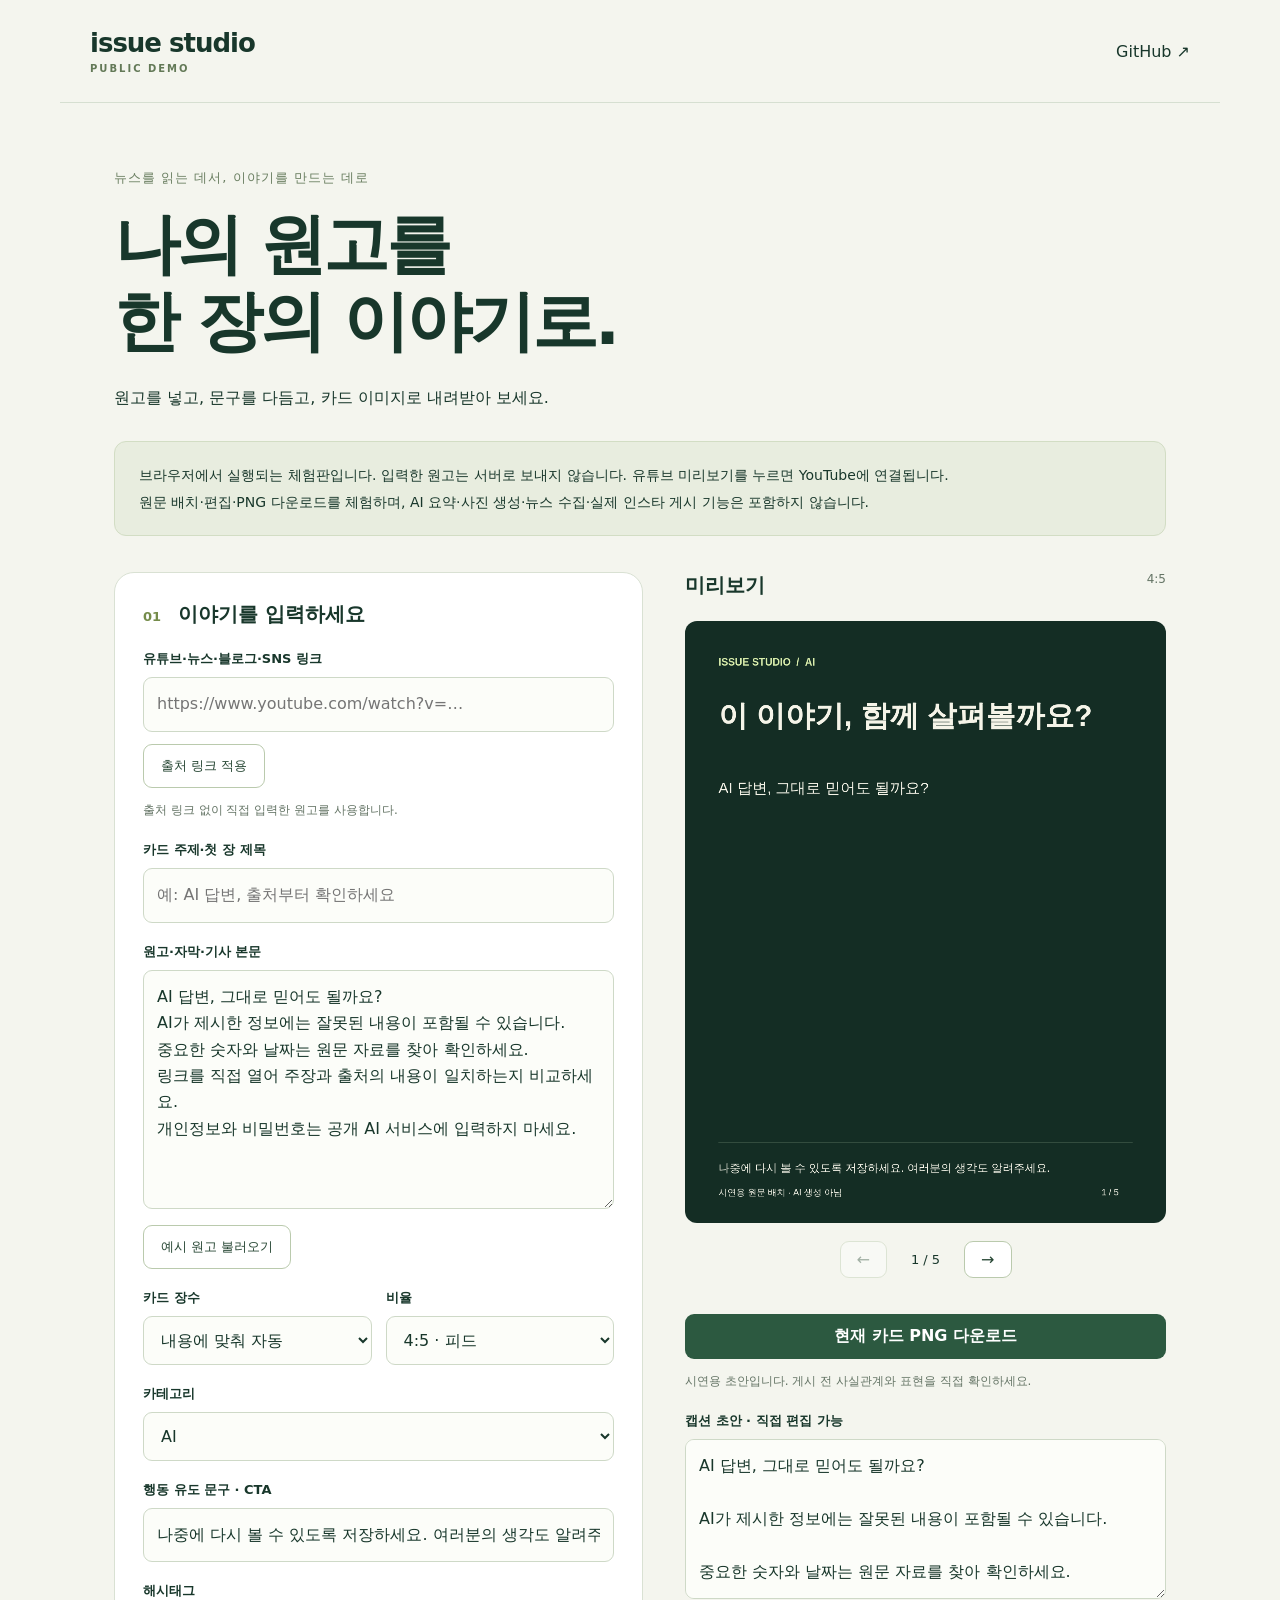
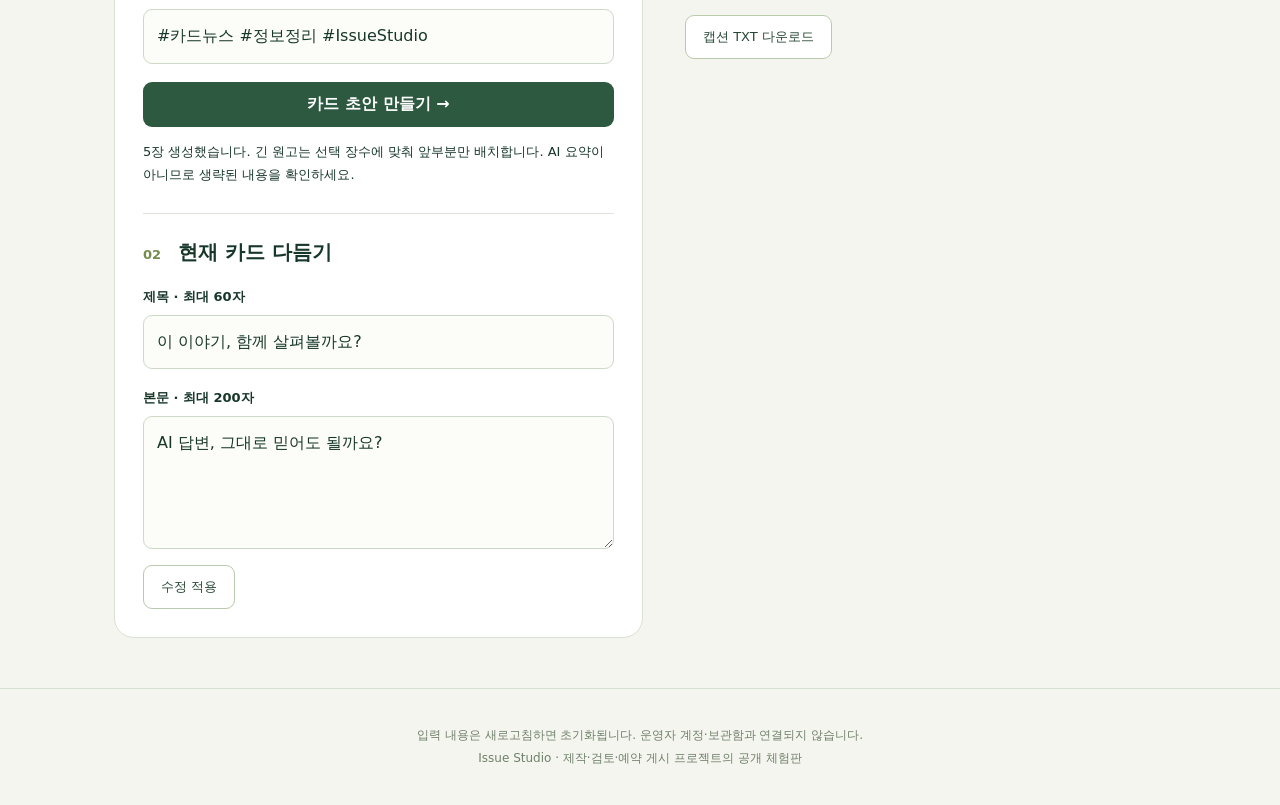
<file: index.html>
<!doctype html>
<html lang="ko"><head><meta charset="utf-8"><meta name="viewport" content="width=device-width,initial-scale=1"><title>Issue Studio · 카드뉴스 체험</title><link rel="stylesheet" href="style.css?v=20261001-2"></head>
<body><header><a class="brand" href="./">issue studio<span>PUBLIC DEMO</span></a><a href="https://github.com/reco5149-art/issue-news-money-studio" target="_blank" rel="noopener">GitHub ↗</a></header>
<main><section class="intro"><p class="eyebrow">뉴스를 읽는 데서, 이야기를 만드는 데로</p><h1>나의 원고를<br>한 장의 이야기로.</h1><p>원고를 넣고, 문구를 다듬고, 카드 이미지로 내려받아 보세요.</p><div class="notice">브라우저에서 실행되는 체험판입니다. 입력한 원고는 서버로 보내지 않습니다. 유튜브 미리보기를 누르면 YouTube에 연결됩니다.<br>원문 배치·편집·PNG 다운로드를 체험하며, AI 요약·사진 생성·뉴스 수집·실제 인스타 게시 기능은 포함하지 않습니다.</div></section>
<div class="workspace"><section class="panel"><h2><small>01</small> 이야기를 입력하세요</h2><label for="sourceUrl">유튜브·뉴스·블로그·SNS 링크</label><input id="sourceUrl" type="url" maxlength="2000" placeholder="https://www.youtube.com/watch?v=…"><button id="sourceLoad" class="quiet">출처 링크 적용</button><p id="sourceStatus" role="status" class="muted">링크를 출처로 기록합니다. 영상 자막·기사 본문은 직접 붙여넣어 주세요.</p><div id="sourcePreview" hidden><a id="sourceOpen" target="_blank" rel="noopener noreferrer">원문 열기 ↗</a><button id="videoLoad" class="quiet" hidden>유튜브 영상 미리보기</button><div id="videoHost"></div></div><label for="topic">카드 주제·첫 장 제목</label><input id="topic" maxlength="60" placeholder="예: AI 답변, 출처부터 확인하세요"><label for="text">원고·자막·기사 본문</label><textarea id="text" maxlength="4000" rows="8" placeholder="정리할 원고를 입력하세요. 체험판은 원문 문장을 카드에 나누어 배치합니다."></textarea><button id="sample" class="quiet">예시 원고 불러오기</button><div class="options"><div><label for="count">카드 장수</label><select id="count"><option value="0">내용에 맞춰 자동</option><option value="1">1장</option><option value="2">2장</option><option value="3">3장</option><option value="4">4장</option><option value="5">5장</option><option value="6">6장</option><option value="7">7장</option><option value="8">8장</option><option value="9">9장</option><option value="10">10장</option></select></div><div><label for="ratio">비율</label><select id="ratio"><option value="4:5">4:5 · 피드</option><option value="1:1">1:1 · 정사각형</option><option value="9:16">9:16 · 세로</option></select></div></div><label for="category">카테고리</label><select id="category"><option>AI</option><option>뉴스</option><option>이슈</option><option>경제</option><option>연예</option></select><label for="cta">행동 유도 문구 · CTA</label><input id="cta" maxlength="120" value="나중에 다시 볼 수 있도록 저장하세요. 여러분의 생각도 알려주세요."><label for="tags">해시태그</label><input id="tags" maxlength="180" value="#카드뉴스 #정보정리 #IssueStudio"><button id="generate" class="primary">카드 초안 만들기 →</button><p id="message" role="status" aria-live="polite"></p><div class="edit"><h2><small>02</small> 현재 카드 다듬기</h2><label for="title">제목 · 최대 60자</label><input id="title" maxlength="60"><label for="body">본문 · 최대 200자</label><textarea id="body" maxlength="200" rows="4"></textarea><button id="apply" class="quiet">수정 적용</button></div></section>
<section class="preview"><div class="preview-heading"><h2>미리보기</h2><span id="badge">4:5</span></div><canvas id="canvas" width="1080" height="1350" aria-label="생성한 카드뉴스 미리보기"></canvas><div class="navigation"><button id="prev" aria-label="이전 카드">←</button><span id="position">1 / 1</span><button id="next" aria-label="다음 카드">→</button></div><button id="download" class="primary">현재 카드 PNG 다운로드</button><p class="muted">시연용 초안입니다. 게시 전 사실관계와 표현을 직접 확인하세요.</p><label for="caption">캡션 초안 · 직접 편집 가능</label><textarea id="caption" rows="5" maxlength="2200"></textarea><button id="captionDownload" class="quiet">캡션 TXT 다운로드</button></section></div></main><footer>입력 내용은 새로고침하면 초기화됩니다. 운영자 계정·보관함과 연결되지 않습니다.<br>Issue Studio · 제작·검토·예약 게시 프로젝트의 공개 체험판</footer><script src="source.js?v=20261001-2"></script><script src="demo.js?v=20261001-2"></script></body></html>
</file>
<file: style.css>
*{box-sizing:border-box}body{margin:0;background:#f4f5ee;color:#18372b;font-family:'Malgun Gothic',system-ui,sans-serif}header{max-width:1160px;margin:auto;padding:28px 30px;display:flex;justify-content:space-between;align-items:center;border-bottom:1px solid #d6dfd1}a{color:inherit;text-decoration:none}.brand{font-size:26px;font-weight:800;letter-spacing:-1px}.brand span{font-size:10px;letter-spacing:2px;display:block;margin-top:5px;color:#637957}main{max-width:1100px;margin:auto;padding:50px 24px}.eyebrow{font-size:13px;color:#697e60;letter-spacing:1px}h1{font-size:clamp(38px,6vw,66px);line-height:1.16;letter-spacing:-3px;margin:18px 0 24px}p{line-height:1.8}.notice{margin:28px 0 36px;padding:20px 24px;background:#e8eddf;border:1px solid #d2ddc4;border-radius:12px;font-size:14px;line-height:1.9}.workspace{display:grid;grid-template-columns:1.1fr 1fr;gap:42px;align-items:start}.panel{background:white;border:1px solid #d9e1d3;border-radius:20px;padding:28px}h2{font-size:20px;margin:0 0 22px}h2 small{font-size:13px;color:#758c4b;margin-right:10px}label{display:block;font-size:13px;font-weight:700;margin:20px 0 9px}textarea,input,select{font:inherit;width:100%;border:1px solid #ced9c7;border-radius:9px;padding:13px;background:#fcfdf9;color:#18372b;line-height:1.65}textarea{resize:vertical}button{font:inherit;cursor:pointer;border-radius:9px;padding:12px 17px;border:1px solid #bacaad;background:white;color:#274734}button:focus-visible,a:focus-visible{outline:3px solid #90ac4e;outline-offset:3px}button:disabled{opacity:.4;cursor:default}.primary{background:#2c5940;color:white;border:0;width:100%;margin-top:18px;font-weight:700}.quiet{margin-top:12px;font-size:13px}.options{display:grid;grid-template-columns:1fr 1fr;gap:14px}.edit{border-top:1px solid #e0e5db;padding-top:25px;margin-top:26px}.preview{position:sticky;top:20px}.preview-heading{display:flex;justify-content:space-between}.preview-heading span,.muted{font-size:12px;color:#647465}canvas{display:block;width:100%;max-height:650px;object-fit:contain;border-radius:12px}.navigation{display:flex;align-items:center;justify-content:center;gap:24px;margin:18px 0}.navigation span{font-size:13px}.navigation button{padding:8px 16px}#message{font-size:13px;min-height:24px}footer{text-align:center;font-size:12px;line-height:1.9;color:#70806c;padding:35px;border-top:1px solid #d6dfd1}@media(max-width:760px){.workspace{grid-template-columns:1fr;gap:30px}.preview{position:static}.panel{padding:20px}header{padding:20px}main{padding-top:28px}}
iframe{display:block;width:100%;aspect-ratio:16/9;border:0;border-radius:10px;margin-top:16px}#sourceOpen{text-decoration:underline;font-size:14px}#sourcePreview{padding:12px 0;border-bottom:1px solid #d6dfd1}
</file>
